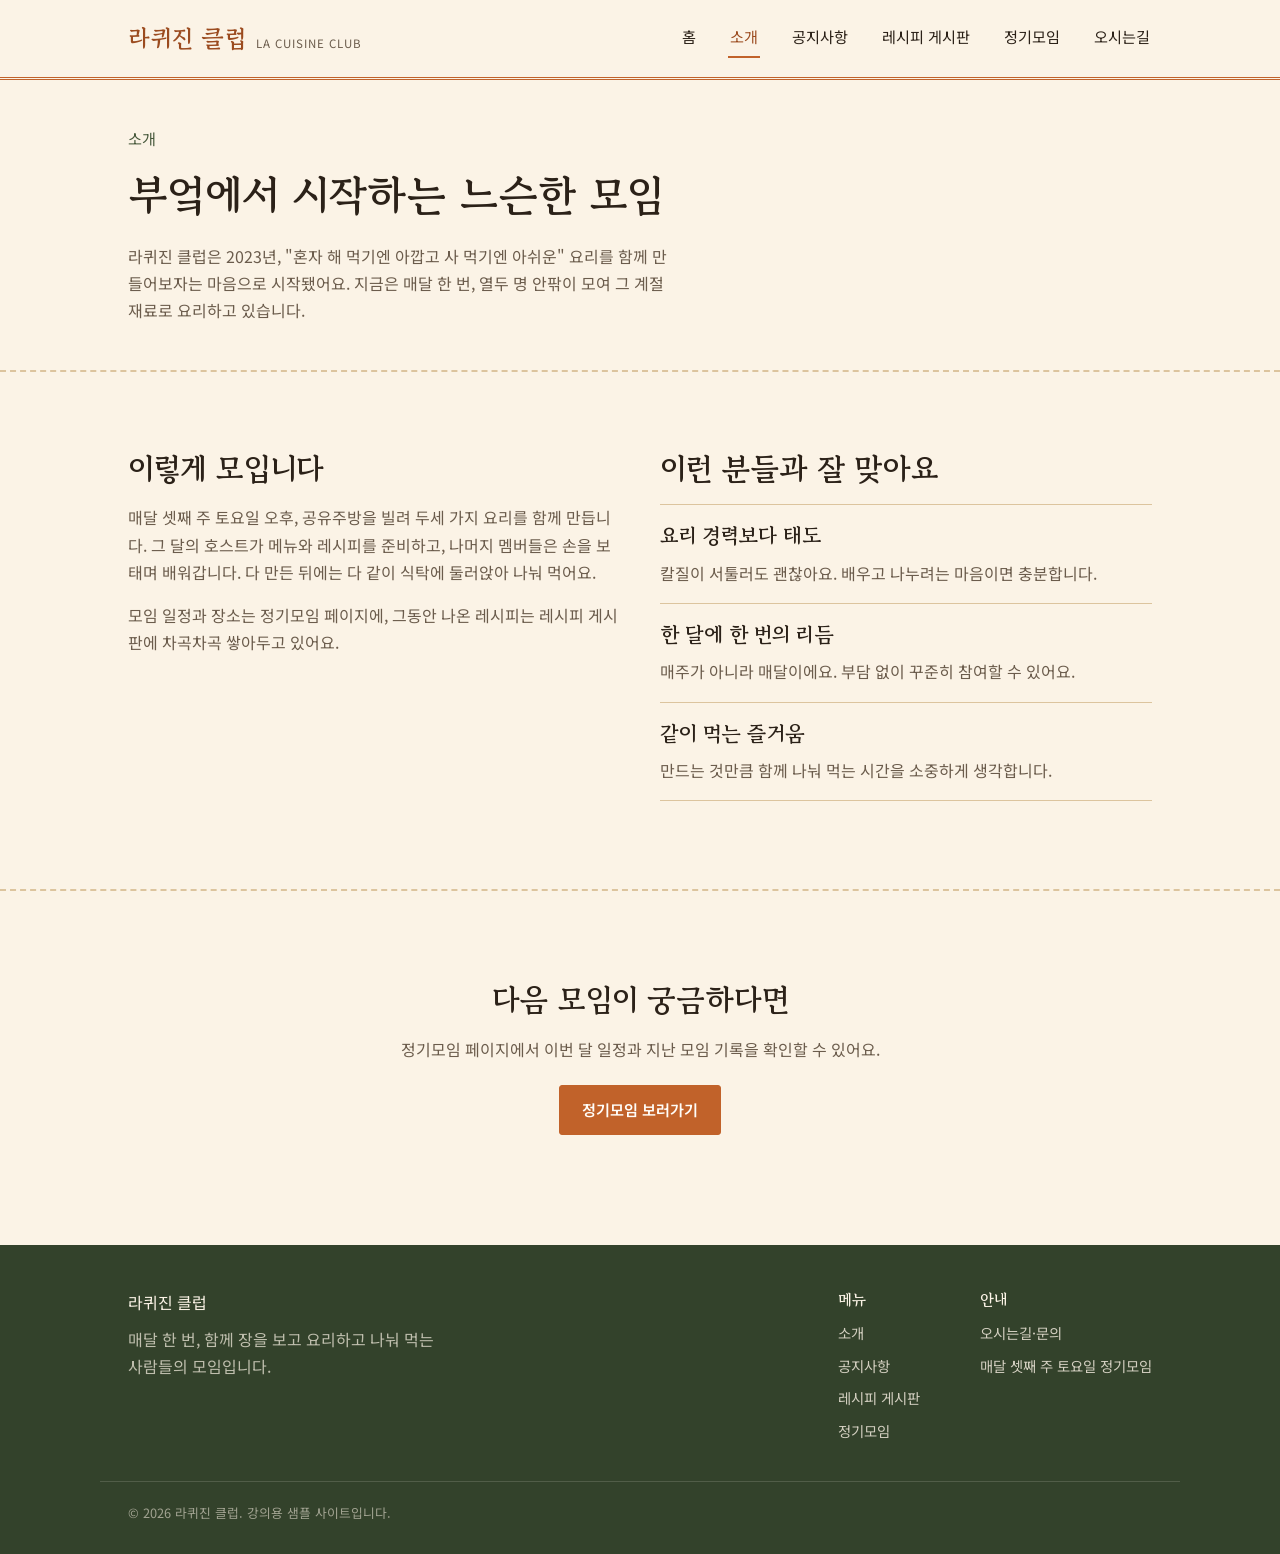
<file: about.html>
<!DOCTYPE html>
<html lang="ko">
<head>
<meta charset="UTF-8">
<meta name="viewport" content="width=device-width, initial-scale=1.0">
<title>소개 — 라퀴진 클럽</title>
<link rel="stylesheet" href="css/style.css">
</head>
<body>

<header class="site-header">
  <div class="container">
    <a href="index.html" class="brand">
      <span class="brand-mark">라퀴진 클럽</span>
      <span class="brand-sub">LA CUISINE CLUB</span>
    </a>
    <nav class="main-nav">
      <a href="index.html">홈</a>
      <a href="about.html" class="active">소개</a>
      <a href="notice.html">공지사항</a>
      <a href="recipe.html">레시피 게시판</a>
      <a href="meeting.html">정기모임</a>
      <a href="contact.html">오시는길</a>
    </nav>
    <button class="nav-toggle" aria-label="메뉴 열기">☰</button>
  </div>
</header>

<div class="page-head">
  <div class="container">
    <p class="hero-eyebrow-note">소개</p>
    <h1>부엌에서 시작하는 느슨한 모임</h1>
    <p class="lead">라퀴진 클럽은 2023년, "혼자 해 먹기엔 아깝고 사 먹기엔 아쉬운" 요리를 함께 만들어보자는 마음으로 시작됐어요. 지금은 매달 한 번, 열두 명 안팎이 모여 그 계절 재료로 요리하고 있습니다.</p>
  </div>
</div>

<section class="section">
  <div class="container about-grid">
    <div>
      <h2>이렇게 모입니다</h2>
      <p>매달 셋째 주 토요일 오후, 공유주방을 빌려 두세 가지 요리를 함께 만듭니다. 그 달의 호스트가 메뉴와 레시피를 준비하고, 나머지 멤버들은 손을 보태며 배워갑니다. 다 만든 뒤에는 다 같이 식탁에 둘러앉아 나눠 먹어요.</p>
      <p>모임 일정과 장소는 정기모임 페이지에, 그동안 나온 레시피는 레시피 게시판에 차곡차곡 쌓아두고 있어요.</p>
    </div>
    <div>
      <h2>이런 분들과 잘 맞아요</h2>
      <ul class="value-list">
        <li>
          <div>
            <h3>요리 경력보다 태도</h3>
            <p style="margin:0;">칼질이 서툴러도 괜찮아요. 배우고 나누려는 마음이면 충분합니다.</p>
          </div>
        </li>
        <li>
          <div>
            <h3>한 달에 한 번의 리듬</h3>
            <p style="margin:0;">매주가 아니라 매달이에요. 부담 없이 꾸준히 참여할 수 있어요.</p>
          </div>
        </li>
        <li>
          <div>
            <h3>같이 먹는 즐거움</h3>
            <p style="margin:0;">만드는 것만큼 함께 나눠 먹는 시간을 소중하게 생각합니다.</p>
          </div>
        </li>
      </ul>
    </div>
  </div>
</section>

<hr class="divider">

<section class="section">
  <div class="container" style="text-align:center;">
    <h2>다음 모임이 궁금하다면</h2>
    <p class="lead" style="margin:0 auto 22px;">정기모임 페이지에서 이번 달 일정과 지난 모임 기록을 확인할 수 있어요.</p>
    <a href="meeting.html" class="btn">정기모임 보러가기</a>
  </div>
</section>

<footer class="site-footer">
  <div class="container">
    <div>
      <div class="brand-mark">라퀴진 클럽</div>
      <p style="margin-top:10px; max-width:36ch; color:rgba(251,243,230,0.7);">매달 한 번, 함께 장을 보고 요리하고 나눠 먹는 사람들의 모임입니다.</p>
    </div>
    <div class="footer-cols">
      <div class="footer-col">
        <h4>메뉴</h4>
        <ul>
          <li><a href="about.html">소개</a></li>
          <li><a href="notice.html">공지사항</a></li>
          <li><a href="recipe.html">레시피 게시판</a></li>
          <li><a href="meeting.html">정기모임</a></li>
        </ul>
      </div>
      <div class="footer-col">
        <h4>안내</h4>
        <ul>
          <li><a href="contact.html">오시는길·문의</a></li>
          <li>매달 셋째 주 토요일 정기모임</li>
        </ul>
      </div>
    </div>
  </div>
  <div class="footer-bottom">
    <div class="container" style="padding:0; max-width:none;">© 2026 라퀴진 클럽. 강의용 샘플 사이트입니다.</div>
  </div>
</footer>

<script src="js/common.js"></script>
</body>
</html>
</file>
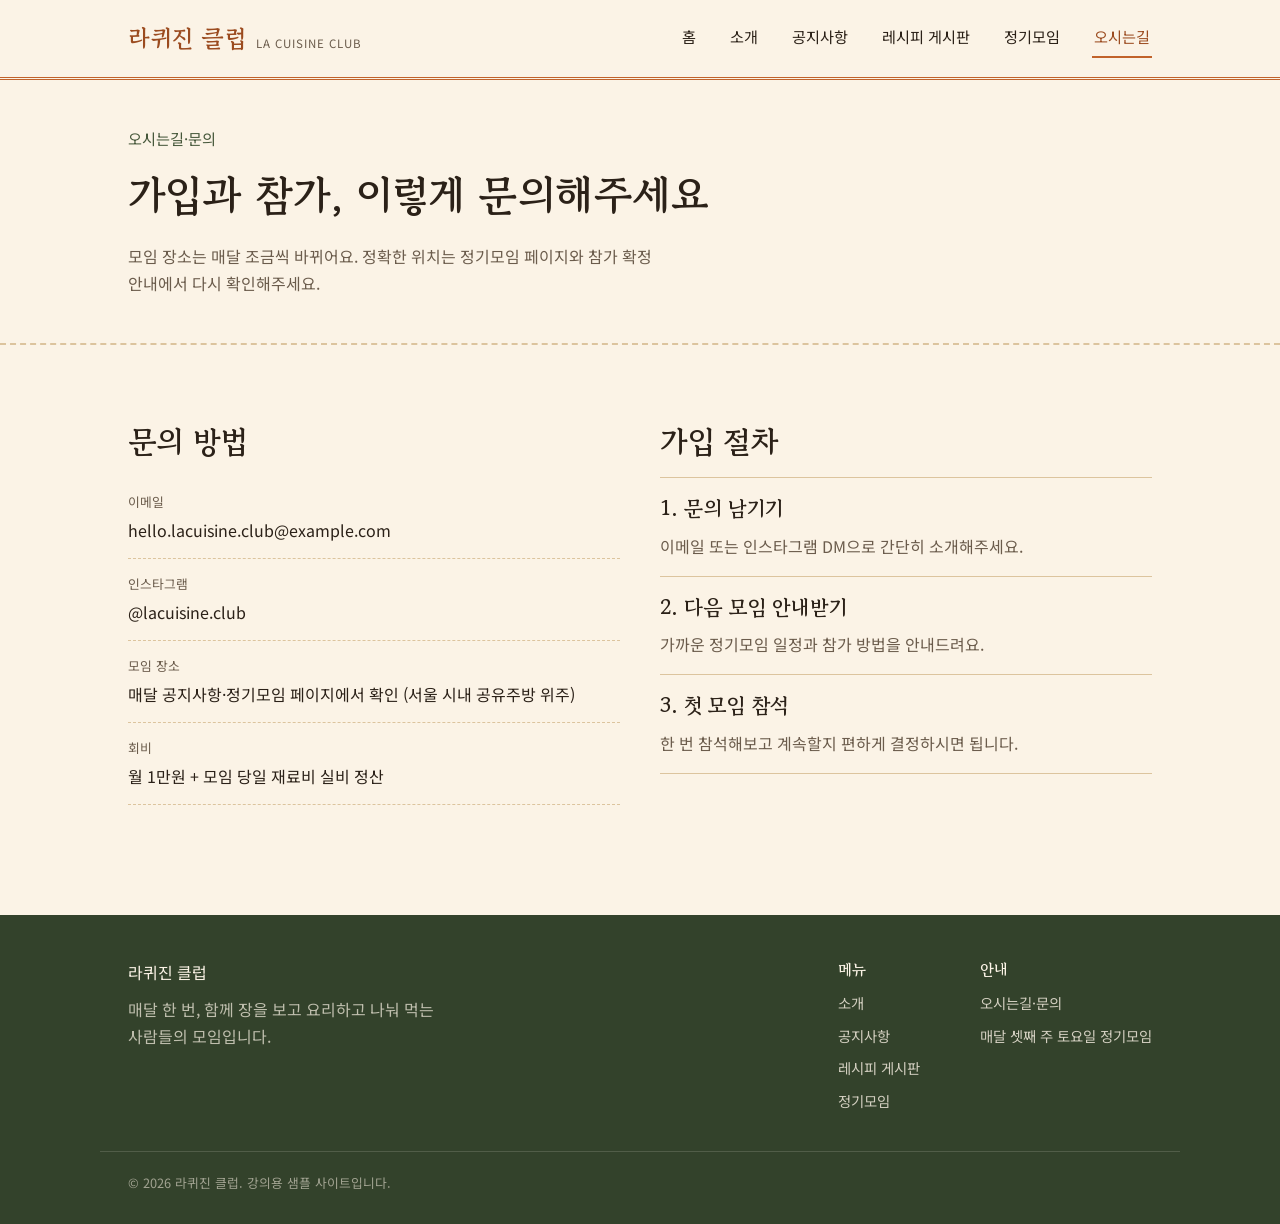
<file: contact.html>
<!DOCTYPE html>
<html lang="ko">
<head>
<meta charset="UTF-8">
<meta name="viewport" content="width=device-width, initial-scale=1.0">
<title>오시는길·문의 — 라퀴진 클럽</title>
<link rel="stylesheet" href="css/style.css">
</head>
<body>

<header class="site-header">
  <div class="container">
    <a href="index.html" class="brand">
      <span class="brand-mark">라퀴진 클럽</span>
      <span class="brand-sub">LA CUISINE CLUB</span>
    </a>
    <nav class="main-nav">
      <a href="index.html">홈</a>
      <a href="about.html">소개</a>
      <a href="notice.html">공지사항</a>
      <a href="recipe.html">레시피 게시판</a>
      <a href="meeting.html">정기모임</a>
      <a href="contact.html" class="active">오시는길</a>
    </nav>
    <button class="nav-toggle" aria-label="메뉴 열기">☰</button>
  </div>
</header>

<div class="page-head">
  <div class="container">
    <p class="hero-eyebrow-note">오시는길·문의</p>
    <h1>가입과 참가, 이렇게 문의해주세요</h1>
    <p class="lead">모임 장소는 매달 조금씩 바뀌어요. 정확한 위치는 정기모임 페이지와 참가 확정 안내에서 다시 확인해주세요.</p>
  </div>
</div>

<section class="section">
  <div class="container contact-block">
    <div>
      <h2>문의 방법</h2>
      <ul class="info-list">
        <li>
          <span class="label">이메일</span>
          hello.lacuisine.club@example.com
        </li>
        <li>
          <span class="label">인스타그램</span>
          @lacuisine.club
        </li>
        <li>
          <span class="label">모임 장소</span>
          매달 공지사항·정기모임 페이지에서 확인 (서울 시내 공유주방 위주)
        </li>
        <li>
          <span class="label">회비</span>
          월 1만원 + 모임 당일 재료비 실비 정산
        </li>
      </ul>
    </div>
    <div>
      <h2>가입 절차</h2>
      <ul class="value-list">
        <li>
          <div>
            <h3>1. 문의 남기기</h3>
            <p style="margin:0;">이메일 또는 인스타그램 DM으로 간단히 소개해주세요.</p>
          </div>
        </li>
        <li>
          <div>
            <h3>2. 다음 모임 안내받기</h3>
            <p style="margin:0;">가까운 정기모임 일정과 참가 방법을 안내드려요.</p>
          </div>
        </li>
        <li>
          <div>
            <h3>3. 첫 모임 참석</h3>
            <p style="margin:0;">한 번 참석해보고 계속할지 편하게 결정하시면 됩니다.</p>
          </div>
        </li>
      </ul>
    </div>
  </div>
</section>

<footer class="site-footer">
  <div class="container">
    <div>
      <div class="brand-mark">라퀴진 클럽</div>
      <p style="margin-top:10px; max-width:36ch; color:rgba(251,243,230,0.7);">매달 한 번, 함께 장을 보고 요리하고 나눠 먹는 사람들의 모임입니다.</p>
    </div>
    <div class="footer-cols">
      <div class="footer-col">
        <h4>메뉴</h4>
        <ul>
          <li><a href="about.html">소개</a></li>
          <li><a href="notice.html">공지사항</a></li>
          <li><a href="recipe.html">레시피 게시판</a></li>
          <li><a href="meeting.html">정기모임</a></li>
        </ul>
      </div>
      <div class="footer-col">
        <h4>안내</h4>
        <ul>
          <li><a href="contact.html">오시는길·문의</a></li>
          <li>매달 셋째 주 토요일 정기모임</li>
        </ul>
      </div>
    </div>
  </div>
  <div class="footer-bottom">
    <div class="container" style="padding:0; max-width:none;">© 2026 라퀴진 클럽. 강의용 샘플 사이트입니다.</div>
  </div>
</footer>

<script src="js/common.js"></script>
</body>
</html>
</file>
<file: css/style.css>
/* ============================================================
   라퀴진 클럽 — 공통 스타일시트
   팔레트: 구리빛 오렌지 + 크림 파피에 + 세이지 허브 그린
   ============================================================ */

@import url('https://fonts.googleapis.com/css2?family=Gowun+Batang:wght@400;700&family=Noto+Sans+KR:wght@400;500;600;700&display=swap');

:root {
  /* Color */
  --cream: #FBF3E6;
  --paper: #F3E4CB;
  --paper-line: #DCC49E;
  --copper: #C1622A;
  --copper-dark: #9B4B1F;
  --copper-tint: #F0DCC9;
  --marigold: #E3A23D;
  --herb: #45573A;
  --herb-dark: #33422B;
  --ink: #2B2118;
  --ink-soft: #6B5C4C;
  --white: #FFFDF9;

  /* Type */
  --font-display: 'Gowun Batang', serif;
  --font-body: 'Noto Sans KR', sans-serif;

  /* Layout */
  --max-width: 1080px;
  --radius: 3px;
}

* { box-sizing: border-box; }

html { scroll-behavior: smooth; }

body {
  margin: 0;
  background: var(--cream);
  color: var(--ink);
  font-family: var(--font-body);
  font-size: 16px;
  line-height: 1.7;
  -webkit-font-smoothing: antialiased;
}

h1, h2, h3, h4 {
  font-family: var(--font-display);
  color: var(--ink);
  line-height: 1.35;
  margin: 0 0 0.5em;
  font-weight: 700;
}

h1 { font-size: 2.6rem; }
h2 { font-size: 1.9rem; }
h3 { font-size: 1.3rem; }

p { margin: 0 0 1em; color: var(--ink-soft); }

a { color: inherit; text-decoration: none; }

img, svg { max-width: 100%; display: block; }

button, input, select, textarea {
  font-family: var(--font-body);
  font-size: 1rem;
}

.container {
  max-width: var(--max-width);
  margin: 0 auto;
  padding: 0 28px;
}

/* ---------------- Header / Nav ---------------- */
.site-header {
  background: var(--cream);
  border-bottom: 3px double var(--copper);
  position: sticky;
  top: 0;
  z-index: 50;
}

.site-header .container {
  display: flex;
  align-items: center;
  justify-content: space-between;
  padding-top: 18px;
  padding-bottom: 18px;
}

.brand {
  display: flex;
  align-items: baseline;
  gap: 10px;
}

.brand .brand-mark {
  font-family: var(--font-display);
  font-size: 1.5rem;
  font-weight: 700;
  color: var(--copper-dark);
  letter-spacing: 0.5px;
}

.brand .brand-sub {
  font-size: 0.72rem;
  color: var(--ink-soft);
  letter-spacing: 1px;
}

.main-nav {
  display: flex;
  gap: 30px;
}

.main-nav a {
  font-size: 0.95rem;
  color: var(--ink);
  padding: 6px 2px;
  border-bottom: 2px solid transparent;
  transition: border-color 0.15s ease, color 0.15s ease;
}

.main-nav a:hover,
.main-nav a.active {
  color: var(--copper-dark);
  border-bottom-color: var(--copper);
}

.nav-toggle {
  display: none;
  background: none;
  border: 1px solid var(--ink);
  border-radius: var(--radius);
  padding: 6px 10px;
  cursor: pointer;
}

/* ---------------- Buttons ---------------- */
.btn {
  display: inline-flex;
  align-items: center;
  gap: 8px;
  padding: 11px 22px;
  border-radius: var(--radius);
  border: 1.5px solid var(--copper);
  background: var(--copper);
  color: var(--white);
  cursor: pointer;
  font-weight: 600;
  font-size: 0.95rem;
  transition: transform 0.12s ease, background 0.15s ease, box-shadow 0.15s ease;
}
.btn:hover { background: var(--copper-dark); border-color: var(--copper-dark); }
.btn:active { transform: translateY(1px); }

.btn-outline {
  background: transparent;
  color: var(--copper-dark);
}
.btn-outline:hover { background: var(--copper-tint); }

.btn-quiet {
  background: transparent;
  border-color: var(--paper-line);
  color: var(--ink-soft);
}
.btn-quiet:hover { border-color: var(--ink-soft); background: var(--paper); }

.btn-danger {
  background: transparent;
  border-color: #a94438;
  color: #a94438;
}
.btn-danger:hover { background: #a94438; color: var(--white); }

.btn-sm { padding: 6px 14px; font-size: 0.85rem; }

/* ---------------- Hero ---------------- */
.hero {
  padding: 64px 0 56px;
}
.hero .container {
  display: grid;
  grid-template-columns: 1.1fr 0.9fr;
  gap: 40px;
  align-items: center;
}
.hero-eyebrow-note {
  font-size: 0.95rem;
  color: var(--herb);
  margin-bottom: 14px;
}
.hero h1 { margin-bottom: 20px; }
.hero p.lead {
  font-size: 1.08rem;
  max-width: 46ch;
}
.hero-actions {
  display: flex;
  gap: 14px;
  margin-top: 26px;
  flex-wrap: wrap;
}
.hero-art { width: 100%; }

/* Decorative dashed recipe-card divider */
.divider {
  border: none;
  border-top: 2px dashed var(--paper-line);
  margin: 48px 0;
}

/* ---------------- Sections ---------------- */
.section { padding: 40px 0; }
.section-head {
  display: flex;
  align-items: baseline;
  justify-content: space-between;
  gap: 20px;
  margin-bottom: 28px;
  flex-wrap: wrap;
}
.section-head p { margin: 0; }

/* ---------------- Cards ---------------- */
.card-grid {
  display: grid;
  grid-template-columns: repeat(3, 1fr);
  gap: 22px;
}
.card-grid.cols-2 { grid-template-columns: repeat(2, 1fr); }

.card {
  background: var(--white);
  border: 1px solid var(--paper-line);
  border-radius: var(--radius);
  padding: 22px;
  position: relative;
}
.card::before {
  content: "";
  position: absolute;
  top: 10px; left: 10px; right: 10px; bottom: 10px;
  border: 1px solid var(--paper-line);
  pointer-events: none;
  opacity: 0.55;
}
.card h3 { margin-bottom: 8px; }
.card .meta {
  font-size: 0.82rem;
  color: var(--ink-soft);
  margin-bottom: 10px;
}

.chip {
  display: inline-block;
  font-size: 0.75rem;
  padding: 3px 10px;
  border-radius: 100px;
  background: var(--copper-tint);
  color: var(--copper-dark);
  font-weight: 600;
  margin-bottom: 10px;
}
.chip.herb { background: #E4EADB; color: var(--herb-dark); }
.chip.marigold { background: #F8E6C4; color: #8A5F16; }

/* ---------------- Feature (this month meeting) ---------------- */
.feature-meeting {
  background: var(--herb);
  color: var(--cream);
  border-radius: var(--radius);
  padding: 34px 38px;
  display: grid;
  grid-template-columns: auto 1fr auto;
  gap: 30px;
  align-items: center;
}
.feature-meeting .date-block {
  text-align: center;
  border-right: 1px solid rgba(251,243,230,0.3);
  padding-right: 30px;
}
.feature-meeting .date-block .day {
  font-family: var(--font-display);
  font-size: 2.6rem;
  line-height: 1;
}
.feature-meeting .date-block .ym {
  font-size: 0.85rem;
  opacity: 0.85;
  margin-top: 6px;
}
.feature-meeting h3 { color: var(--cream); margin-bottom: 6px; }
.feature-meeting p { color: rgba(251,243,230,0.85); margin: 0; }
.feature-meeting .btn { border-color: var(--marigold); background: var(--marigold); color: var(--ink); }
.feature-meeting .btn:hover { background: #cf8f30; }
.feature-empty {
  border: 1.5px dashed var(--paper-line);
  border-radius: var(--radius);
  padding: 30px;
  text-align: center;
  color: var(--ink-soft);
}

/* ---------------- Board (list) ---------------- */
.board-toolbar {
  display: flex;
  justify-content: space-between;
  align-items: center;
  gap: 16px;
  margin-bottom: 20px;
  flex-wrap: wrap;
}
.board-filters {
  display: flex;
  gap: 8px;
  flex-wrap: wrap;
}
.board-filters button {
  background: transparent;
  border: 1px solid var(--paper-line);
  border-radius: 100px;
  padding: 6px 16px;
  font-size: 0.85rem;
  cursor: pointer;
  color: var(--ink-soft);
}
.board-filters button.active {
  background: var(--copper);
  border-color: var(--copper);
  color: var(--white);
}

.board-list {
  display: flex;
  flex-direction: column;
  border-top: 2px solid var(--ink);
}
.board-row {
  display: grid;
  grid-template-columns: 1fr auto auto;
  gap: 18px;
  align-items: center;
  padding: 18px 6px;
  border-bottom: 1px solid var(--paper-line);
}
.board-row .row-title {
  font-weight: 600;
  cursor: pointer;
}
.board-row .row-title:hover { color: var(--copper-dark); }
.board-row .row-meta {
  font-size: 0.82rem;
  color: var(--ink-soft);
  white-space: nowrap;
}
.board-row .row-actions {
  display: flex;
  gap: 8px;
  white-space: nowrap;
}
.board-row .row-body {
  grid-column: 1 / -1;
  display: none;
  padding: 4px 6px 6px;
  color: var(--ink);
  white-space: pre-wrap;
  border-top: 1px dashed var(--paper-line);
  margin-top: 8px;
  padding-top: 14px;
}
.board-row.expanded .row-body { display: block; }
.empty-state {
  text-align: center;
  padding: 60px 20px;
  color: var(--ink-soft);
  border-bottom: 1px solid var(--paper-line);
}

/* ---------------- Form panel ---------------- */
.form-panel {
  background: var(--paper);
  border: 1.5px solid var(--paper-line);
  border-radius: var(--radius);
  padding: 26px;
  margin-bottom: 28px;
  display: none;
}
.form-panel.open { display: block; }
.form-panel h3 { margin-bottom: 18px; }
.form-row { margin-bottom: 16px; }
.form-row label {
  display: block;
  font-size: 0.85rem;
  font-weight: 600;
  color: var(--ink-soft);
  margin-bottom: 6px;
}
.form-row input,
.form-row select,
.form-row textarea {
  width: 100%;
  padding: 10px 12px;
  border: 1px solid var(--paper-line);
  border-radius: var(--radius);
  background: var(--white);
  color: var(--ink);
}
.form-row textarea { min-height: 110px; resize: vertical; }
.form-grid-2 {
  display: grid;
  grid-template-columns: 1fr 1fr;
  gap: 16px;
}
.form-actions {
  display: flex;
  gap: 10px;
  margin-top: 6px;
}

/* ---------------- Meetings calendar list ---------------- */
.meeting-list {
  display: flex;
  flex-direction: column;
  gap: 18px;
}
.meeting-card {
  display: grid;
  grid-template-columns: 110px 1fr auto;
  gap: 24px;
  align-items: center;
  background: var(--white);
  border: 1px solid var(--paper-line);
  border-radius: var(--radius);
  padding: 20px 24px;
}
.meeting-card .date-block {
  text-align: center;
  border-right: 1px solid var(--paper-line);
  padding-right: 20px;
}
.meeting-card .date-block .day {
  font-family: var(--font-display);
  font-size: 2rem;
  color: var(--copper-dark);
  line-height: 1;
}
.meeting-card .date-block .ym { font-size: 0.78rem; color: var(--ink-soft); }
.meeting-card .row-actions { display: flex; gap: 8px; }
.meeting-card .tags { display: flex; gap: 8px; margin-top: 6px; font-size: 0.82rem; color: var(--ink-soft); }

/* ---------------- Status / toast ---------------- */
.toast {
  position: fixed;
  bottom: 26px;
  left: 50%;
  transform: translateX(-50%) translateY(20px);
  background: var(--ink);
  color: var(--cream);
  padding: 12px 22px;
  border-radius: var(--radius);
  font-size: 0.9rem;
  opacity: 0;
  pointer-events: none;
  transition: opacity 0.2s ease, transform 0.2s ease;
  z-index: 100;
}
.toast.show {
  opacity: 1;
  transform: translateX(-50%) translateY(0);
}

/* ---------------- Page header (sub pages) ---------------- */
.page-head {
  padding: 46px 0 30px;
  border-bottom: 2px dashed var(--paper-line);
  margin-bottom: 36px;
}
.page-head p.lead { max-width: 60ch; }

/* ---------------- About page ---------------- */
.about-grid {
  display: grid;
  grid-template-columns: 1fr 1fr;
  gap: 40px;
  align-items: start;
}
.value-list { list-style: none; padding: 0; margin: 0; }
.value-list li {
  padding: 16px 0;
  border-bottom: 1px solid var(--paper-line);
  display: flex;
  gap: 16px;
}
.value-list li:first-child { border-top: 1px solid var(--paper-line); }
.value-list .value-icon { flex-shrink: 0; width: 30px; height: 30px; }

/* ---------------- Contact page ---------------- */
.contact-block {
  display: grid;
  grid-template-columns: 1fr 1fr;
  gap: 40px;
}
.info-list { list-style: none; padding: 0; margin: 0; }
.info-list li {
  padding: 14px 0;
  border-bottom: 1px dashed var(--paper-line);
}
.info-list .label {
  display: block;
  font-size: 0.8rem;
  color: var(--ink-soft);
  margin-bottom: 4px;
}

/* ---------------- Footer ---------------- */
.site-footer {
  margin-top: 70px;
  background: var(--herb-dark);
  color: rgba(251,243,230,0.8);
  padding: 44px 0 30px;
}
.site-footer .container {
  display: flex;
  justify-content: space-between;
  gap: 30px;
  flex-wrap: wrap;
}
.site-footer .brand-mark { color: var(--cream); }
.site-footer a:hover { color: var(--marigold); }
.footer-cols { display: flex; gap: 60px; flex-wrap: wrap; }
.footer-col h4 { color: var(--cream); font-size: 0.95rem; margin-bottom: 12px; }
.footer-col ul { list-style: none; padding: 0; margin: 0; }
.footer-col li { margin-bottom: 8px; font-size: 0.9rem; }
.footer-bottom {
  max-width: var(--max-width);
  margin: 30px auto 0;
  padding: 20px 28px 0;
  border-top: 1px solid rgba(251,243,230,0.15);
  font-size: 0.8rem;
  color: rgba(251,243,230,0.55);
}

/* ---------------- Responsive ---------------- */
@media (max-width: 860px) {
  .hero .container { grid-template-columns: 1fr; }
  .hero-art { max-width: 340px; margin: 0 auto; }
  .card-grid, .card-grid.cols-2 { grid-template-columns: 1fr; }
  .about-grid, .contact-block { grid-template-columns: 1fr; }
  .feature-meeting { grid-template-columns: 1fr; text-align: center; }
  .feature-meeting .date-block { border-right: none; padding-right: 0; border-bottom: 1px solid rgba(251,243,230,0.3); padding-bottom: 16px; }
  .meeting-card { grid-template-columns: 1fr; text-align: center; }
  .meeting-card .date-block { border-right: none; padding-right: 0; border-bottom: 1px solid var(--paper-line); padding-bottom: 10px; }
  .form-grid-2 { grid-template-columns: 1fr; }
  .main-nav { display: none; }
  .board-row {
    grid-template-columns: 1fr;
    gap: 6px;
  }
  .board-row .row-meta,
  .board-row .row-actions { justify-self: start; }
  .board-toolbar { flex-direction: column; align-items: stretch; }
}
</file>
